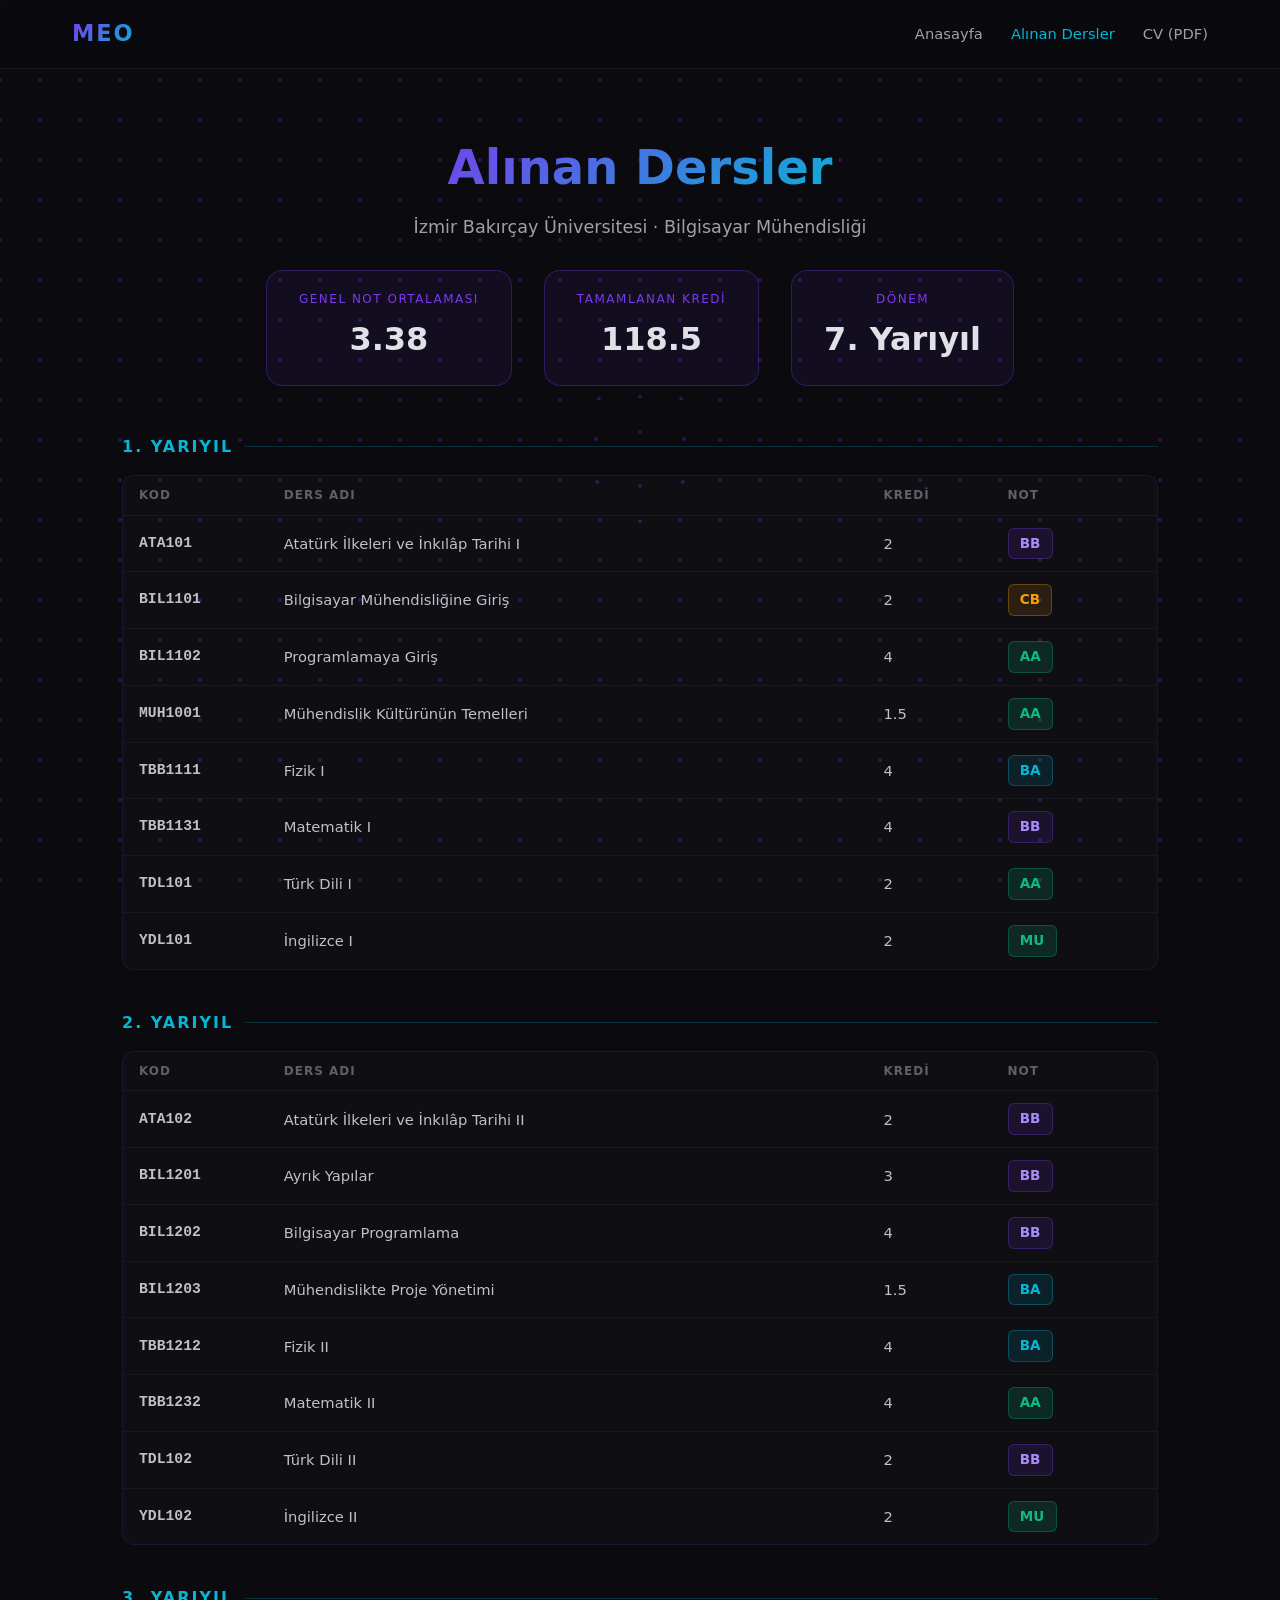
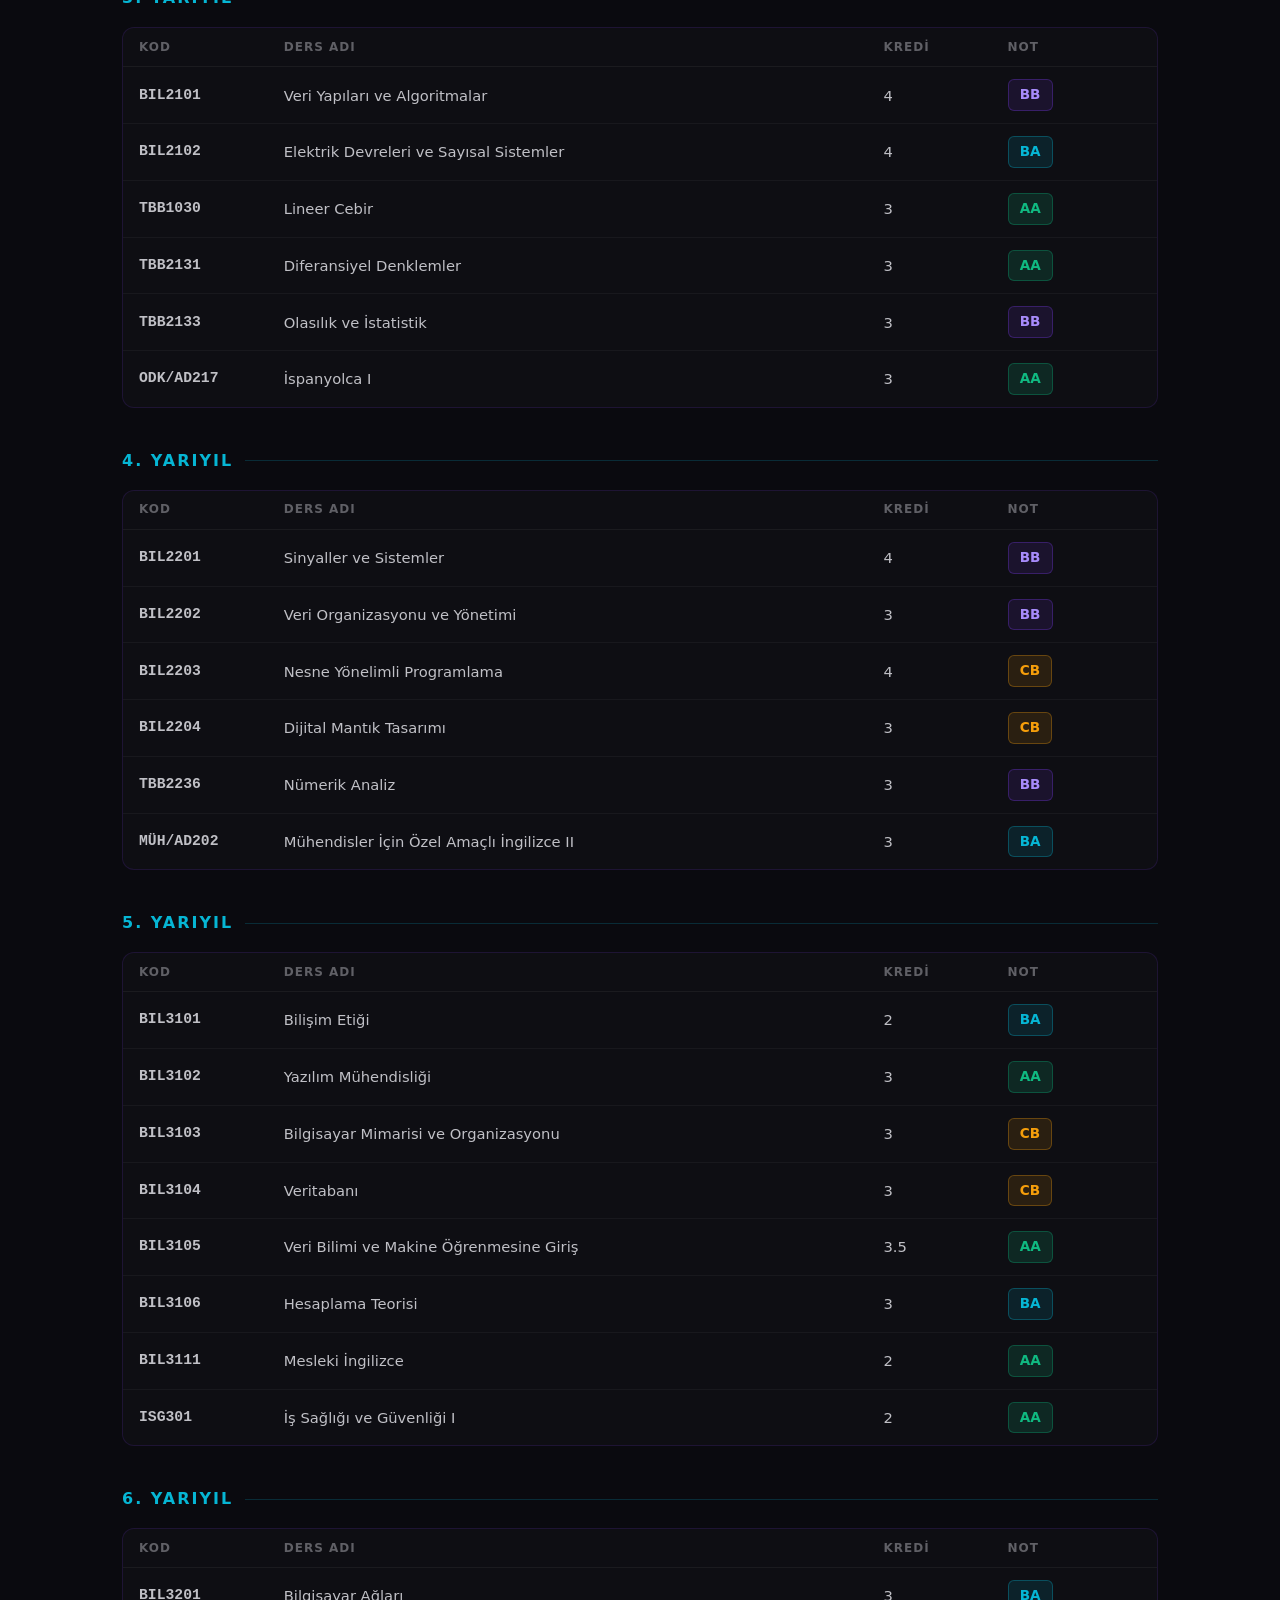
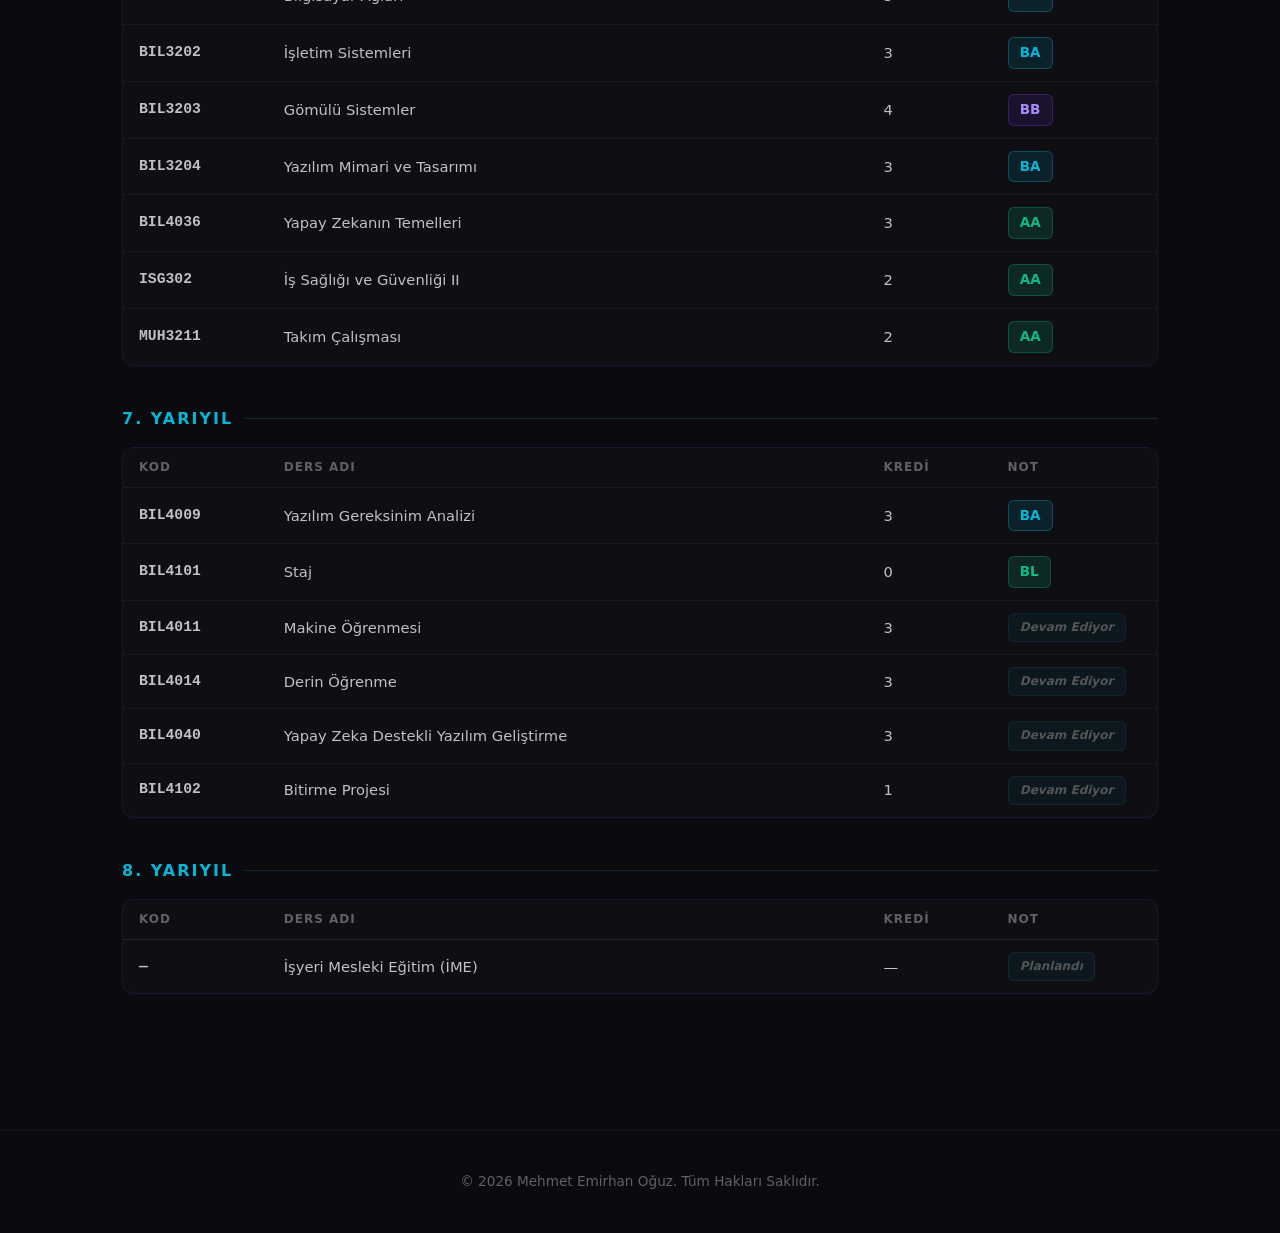
<file: dersler.html>
<!doctype html>
<html lang="tr">
  <head>
    <meta charset="UTF-8" />
    <meta name="viewport" content="width=device-width, initial-scale=1.0" />
    <title>Aldığım Dersler - Mehmet Emirhan Oğuz</title>
    <link rel="stylesheet" href="style.css" />
    <style>
      /* Page Header */
      .page-header {
        min-height: 30vh;
        display: flex;
        align-items: center;
        justify-content: center;
        text-align: center;
        padding-top: 100px;
        position: relative;
        z-index: 1;
      }

      .page-header h1 {
        font-size: 3rem;
        font-weight: bold;
        background: linear-gradient(135deg, #7c3aed, #06b6d4);
        -webkit-background-clip: text;
        -webkit-text-fill-color: transparent;
        background-clip: text;
        margin-bottom: 0.5rem;
      }

      .page-header p {
        color: #a0a0a6;
        font-size: 1.1rem;
      }

      /* GNO Badge */
      .gno-banner {
        display: flex;
        justify-content: center;
        gap: 2rem;
        flex-wrap: wrap;
        margin-bottom: 3rem;
        position: relative;
        z-index: 1;
      }

      .gno-card {
        background: rgba(124, 58, 237, 0.08);
        border: 1px solid rgba(124, 58, 237, 0.3);
        border-radius: 16px;
        padding: 1.2rem 2rem;
        text-align: center;
      }

      .gno-card .gno-label {
        font-size: 0.75rem;
        text-transform: uppercase;
        letter-spacing: 1.5px;
        color: #7c3aed;
        margin-bottom: 0.3rem;
      }

      .gno-card .gno-value {
        font-size: 2rem;
        font-weight: bold;
        color: #e0e0e6;
      }

      /* Courses Section */
      .courses-section {
        padding: 0 2rem 6rem;
        position: relative;
        z-index: 1;
        max-width: 1100px;
        margin: 0 auto;
      }

      /* Semester Block */
      .semester-block {
        margin-bottom: 2.5rem;
      }

      .semester-title {
        font-size: 1rem;
        font-weight: 700;
        text-transform: uppercase;
        letter-spacing: 2px;
        color: #06b6d4;
        margin-bottom: 1rem;
        display: flex;
        align-items: center;
        gap: 0.75rem;
      }

      .semester-title::after {
        content: "";
        flex: 1;
        height: 1px;
        background: rgba(6, 182, 212, 0.2);
      }

      /* Course Table */
      .course-table {
        width: 100%;
        border-collapse: collapse;
        table-layout: fixed;
      }

      .course-table th {
        text-align: left;
        font-size: 0.75rem;
        text-transform: uppercase;
        letter-spacing: 1px;
        color: #606066;
        padding: 0.6rem 1rem;
        border-bottom: 1px solid rgba(255, 255, 255, 0.05);
      }

      .course-table th:nth-child(1),
      .course-table td:nth-child(1) {
        width: 14%;
      }

      .course-table th:nth-child(2),
      .course-table td:nth-child(2) {
        width: 58%;
      }

      .course-table th:nth-child(3),
      .course-table td:nth-child(3) {
        width: 12%;
      }

      .course-table th:nth-child(4),
      .course-table td:nth-child(4) {
        width: 16%;
      }

      .course-table td {
        padding: 0.75rem 1rem;
        font-size: 0.92rem;
        color: #c0c0c6;
        border-bottom: 1px solid rgba(255, 255, 255, 0.04);
        vertical-align: middle;
      }

      .course-table tr:last-child td {
        border-bottom: none;
      }

      .course-table tbody tr {
        transition: background 0.2s ease;
      }

      .course-table tbody tr:hover {
        background: rgba(124, 58, 237, 0.06);
      }

      .course-code {
        font-family: "Courier New", monospace;
        font-size: 0.8rem;
        color: #7c3aed;
        font-weight: 600;
      }

      /* Grade Badges */
      .grade {
        display: inline-block;
        padding: 0.25rem 0.7rem;
        border-radius: 6px;
        font-weight: 700;
        font-size: 0.85rem;
      }

      .grade-AA {
        background: rgba(16, 185, 129, 0.15);
        color: #10b981;
        border: 1px solid rgba(16, 185, 129, 0.3);
      }
      .grade-BA {
        background: rgba(6, 182, 212, 0.12);
        color: #06b6d4;
        border: 1px solid rgba(6, 182, 212, 0.3);
      }
      .grade-BB {
        background: rgba(124, 58, 237, 0.12);
        color: #a78bfa;
        border: 1px solid rgba(124, 58, 237, 0.3);
      }
      .grade-CB {
        background: rgba(245, 158, 11, 0.12);
        color: #f59e0b;
        border: 1px solid rgba(245, 158, 11, 0.3);
      }
      .grade-MU {
        background: rgba(16, 185, 129, 0.15);
        color: #10b981;
        border: 1px solid rgba(16, 185, 129, 0.3);
      }
      .grade-ongoing {
        background: rgba(6, 182, 212, 0.06);
        color: #555;
        border: 1px solid rgba(6, 182, 212, 0.1);
        font-style: italic;
        font-size: 0.75rem;
      }

      /* Semester card wrapper */
      .semester-card {
        background: rgba(255, 255, 255, 0.02);
        border: 1px solid rgba(124, 58, 237, 0.15);
        border-radius: 12px;
        overflow: hidden;
      }

      .back-link {
        display: inline-flex;
        align-items: center;
        gap: 0.5rem;
        color: #7c3aed;
        text-decoration: none;
        font-size: 0.9rem;
        font-weight: 600;
        margin-bottom: 2rem;
        transition: color 0.2s;
        position: relative;
        z-index: 1;
        padding: 0 2rem;
        margin-top: 1rem;
      }

      .back-link:hover {
        color: #a78bfa;
      }
    </style>
  </head>
  <body>
    <canvas id="dot-canvas"></canvas>
    <div id="particles-container"></div>

    <!-- Navigation -->
    <nav class="navbar">
      <div class="navbar-content">
        <div class="logo">MEO</div>
        <ul class="nav-links">
          <li><a href="index.html">Anasayfa</a></li>
          <li>
            <a href="dersler.html" style="color: #06b6d4">Alınan Dersler</a>
          </li>
          <li><a href="emirhan_oguz_cv.pdf" target="_blank">CV (PDF)</a></li>
        </ul>
      </div>
    </nav>

    <!-- Page Header -->
    <div class="page-header">
      <div>
        <h1>Alınan Dersler</h1>
        <p>İzmir Bakırçay Üniversitesi · Bilgisayar Mühendisliği</p>
      </div>
    </div>

    <!-- GNO Kartları -->
    <div class="gno-banner">
      <div class="gno-card">
        <div class="gno-label">Genel Not Ortalaması</div>
        <div class="gno-value">3.38</div>
      </div>
      <div class="gno-card">
        <div class="gno-label">Tamamlanan Kredi</div>
        <div class="gno-value">118.5</div>
      </div>
      <div class="gno-card">
        <div class="gno-label">Dönem</div>
        <div class="gno-value">7. Yarıyıl</div>
      </div>
    </div>

    <!-- Courses -->
    <div class="courses-section">
      <!-- 1. Yarıyıl -->
      <div class="semester-block">
        <div class="semester-title">1. Yarıyıl</div>
        <div class="semester-card">
          <table class="course-table">
            <thead>
              <tr>
                <th>Kod</th>
                <th>Ders Adı</th>
                <th>Kredi</th>
                <th>Not</th>
              </tr>
            </thead>
            <tbody>
              <tr>
                <td class="course-code">ATA101</td>
                <td>Atatürk İlkeleri ve İnkılâp Tarihi I</td>
                <td>2</td>
                <td><span class="grade grade-BB">BB</span></td>
              </tr>
              <tr>
                <td class="course-code">BIL1101</td>
                <td>Bilgisayar Mühendisliğine Giriş</td>
                <td>2</td>
                <td><span class="grade grade-CB">CB</span></td>
              </tr>
              <tr>
                <td class="course-code">BIL1102</td>
                <td>Programlamaya Giriş</td>
                <td>4</td>
                <td><span class="grade grade-AA">AA</span></td>
              </tr>
              <tr>
                <td class="course-code">MUH1001</td>
                <td>Mühendislik Kültürünün Temelleri</td>
                <td>1.5</td>
                <td><span class="grade grade-AA">AA</span></td>
              </tr>
              <tr>
                <td class="course-code">TBB1111</td>
                <td>Fizik I</td>
                <td>4</td>
                <td><span class="grade grade-BA">BA</span></td>
              </tr>
              <tr>
                <td class="course-code">TBB1131</td>
                <td>Matematik I</td>
                <td>4</td>
                <td><span class="grade grade-BB">BB</span></td>
              </tr>
              <tr>
                <td class="course-code">TDL101</td>
                <td>Türk Dili I</td>
                <td>2</td>
                <td><span class="grade grade-AA">AA</span></td>
              </tr>
              <tr>
                <td class="course-code">YDL101</td>
                <td>İngilizce I</td>
                <td>2</td>
                <td><span class="grade grade-MU">MU</span></td>
              </tr>
            </tbody>
          </table>
        </div>
      </div>

      <!-- 2. Yarıyıl -->
      <div class="semester-block">
        <div class="semester-title">2. Yarıyıl</div>
        <div class="semester-card">
          <table class="course-table">
            <thead>
              <tr>
                <th>Kod</th>
                <th>Ders Adı</th>
                <th>Kredi</th>
                <th>Not</th>
              </tr>
            </thead>
            <tbody>
              <tr>
                <td class="course-code">ATA102</td>
                <td>Atatürk İlkeleri ve İnkılâp Tarihi II</td>
                <td>2</td>
                <td><span class="grade grade-BB">BB</span></td>
              </tr>
              <tr>
                <td class="course-code">BIL1201</td>
                <td>Ayrık Yapılar</td>
                <td>3</td>
                <td><span class="grade grade-BB">BB</span></td>
              </tr>
              <tr>
                <td class="course-code">BIL1202</td>
                <td>Bilgisayar Programlama</td>
                <td>4</td>
                <td><span class="grade grade-BB">BB</span></td>
              </tr>
              <tr>
                <td class="course-code">BIL1203</td>
                <td>Mühendislikte Proje Yönetimi</td>
                <td>1.5</td>
                <td><span class="grade grade-BA">BA</span></td>
              </tr>
              <tr>
                <td class="course-code">TBB1212</td>
                <td>Fizik II</td>
                <td>4</td>
                <td><span class="grade grade-BA">BA</span></td>
              </tr>
              <tr>
                <td class="course-code">TBB1232</td>
                <td>Matematik II</td>
                <td>4</td>
                <td><span class="grade grade-AA">AA</span></td>
              </tr>
              <tr>
                <td class="course-code">TDL102</td>
                <td>Türk Dili II</td>
                <td>2</td>
                <td><span class="grade grade-BB">BB</span></td>
              </tr>
              <tr>
                <td class="course-code">YDL102</td>
                <td>İngilizce II</td>
                <td>2</td>
                <td><span class="grade grade-MU">MU</span></td>
              </tr>
            </tbody>
          </table>
        </div>
      </div>

      <!-- 3. Yarıyıl -->
      <div class="semester-block">
        <div class="semester-title">3. Yarıyıl</div>
        <div class="semester-card">
          <table class="course-table">
            <thead>
              <tr>
                <th>Kod</th>
                <th>Ders Adı</th>
                <th>Kredi</th>
                <th>Not</th>
              </tr>
            </thead>
            <tbody>
              <tr>
                <td class="course-code">BIL2101</td>
                <td>Veri Yapıları ve Algoritmalar</td>
                <td>4</td>
                <td><span class="grade grade-BB">BB</span></td>
              </tr>
              <tr>
                <td class="course-code">BIL2102</td>
                <td>Elektrik Devreleri ve Sayısal Sistemler</td>
                <td>4</td>
                <td><span class="grade grade-BA">BA</span></td>
              </tr>
              <tr>
                <td class="course-code">TBB1030</td>
                <td>Lineer Cebir</td>
                <td>3</td>
                <td><span class="grade grade-AA">AA</span></td>
              </tr>
              <tr>
                <td class="course-code">TBB2131</td>
                <td>Diferansiyel Denklemler</td>
                <td>3</td>
                <td><span class="grade grade-AA">AA</span></td>
              </tr>
              <tr>
                <td class="course-code">TBB2133</td>
                <td>Olasılık ve İstatistik</td>
                <td>3</td>
                <td><span class="grade grade-BB">BB</span></td>
              </tr>
              <tr>
                <td class="course-code">ODK/AD217</td>
                <td>İspanyolca I</td>
                <td>3</td>
                <td><span class="grade grade-AA">AA</span></td>
              </tr>
            </tbody>
          </table>
        </div>
      </div>

      <!-- 4. Yarıyıl -->
      <div class="semester-block">
        <div class="semester-title">4. Yarıyıl</div>
        <div class="semester-card">
          <table class="course-table">
            <thead>
              <tr>
                <th>Kod</th>
                <th>Ders Adı</th>
                <th>Kredi</th>
                <th>Not</th>
              </tr>
            </thead>
            <tbody>
              <tr>
                <td class="course-code">BIL2201</td>
                <td>Sinyaller ve Sistemler</td>
                <td>4</td>
                <td><span class="grade grade-BB">BB</span></td>
              </tr>
              <tr>
                <td class="course-code">BIL2202</td>
                <td>Veri Organizasyonu ve Yönetimi</td>
                <td>3</td>
                <td><span class="grade grade-BB">BB</span></td>
              </tr>
              <tr>
                <td class="course-code">BIL2203</td>
                <td>Nesne Yönelimli Programlama</td>
                <td>4</td>
                <td><span class="grade grade-CB">CB</span></td>
              </tr>
              <tr>
                <td class="course-code">BIL2204</td>
                <td>Dijital Mantık Tasarımı</td>
                <td>3</td>
                <td><span class="grade grade-CB">CB</span></td>
              </tr>
              <tr>
                <td class="course-code">TBB2236</td>
                <td>Nümerik Analiz</td>
                <td>3</td>
                <td><span class="grade grade-BB">BB</span></td>
              </tr>
              <tr>
                <td class="course-code">MÜH/AD202</td>
                <td>Mühendisler İçin Özel Amaçlı İngilizce II</td>
                <td>3</td>
                <td><span class="grade grade-BA">BA</span></td>
              </tr>
            </tbody>
          </table>
        </div>
      </div>

      <!-- 5. Yarıyıl -->
      <div class="semester-block">
        <div class="semester-title">5. Yarıyıl</div>
        <div class="semester-card">
          <table class="course-table">
            <thead>
              <tr>
                <th>Kod</th>
                <th>Ders Adı</th>
                <th>Kredi</th>
                <th>Not</th>
              </tr>
            </thead>
            <tbody>
              <tr>
                <td class="course-code">BIL3101</td>
                <td>Bilişim Etiği</td>
                <td>2</td>
                <td><span class="grade grade-BA">BA</span></td>
              </tr>
              <tr>
                <td class="course-code">BIL3102</td>
                <td>Yazılım Mühendisliği</td>
                <td>3</td>
                <td><span class="grade grade-AA">AA</span></td>
              </tr>
              <tr>
                <td class="course-code">BIL3103</td>
                <td>Bilgisayar Mimarisi ve Organizasyonu</td>
                <td>3</td>
                <td><span class="grade grade-CB">CB</span></td>
              </tr>
              <tr>
                <td class="course-code">BIL3104</td>
                <td>Veritabanı</td>
                <td>3</td>
                <td><span class="grade grade-CB">CB</span></td>
              </tr>
              <tr>
                <td class="course-code">BIL3105</td>
                <td>Veri Bilimi ve Makine Öğrenmesine Giriş</td>
                <td>3.5</td>
                <td><span class="grade grade-AA">AA</span></td>
              </tr>
              <tr>
                <td class="course-code">BIL3106</td>
                <td>Hesaplama Teorisi</td>
                <td>3</td>
                <td><span class="grade grade-BA">BA</span></td>
              </tr>
              <tr>
                <td class="course-code">BIL3111</td>
                <td>Mesleki İngilizce</td>
                <td>2</td>
                <td><span class="grade grade-AA">AA</span></td>
              </tr>
              <tr>
                <td class="course-code">ISG301</td>
                <td>İş Sağlığı ve Güvenliği I</td>
                <td>2</td>
                <td><span class="grade grade-AA">AA</span></td>
              </tr>
            </tbody>
          </table>
        </div>
      </div>

      <!-- 6. Yarıyıl -->
      <div class="semester-block">
        <div class="semester-title">6. Yarıyıl</div>
        <div class="semester-card">
          <table class="course-table">
            <thead>
              <tr>
                <th>Kod</th>
                <th>Ders Adı</th>
                <th>Kredi</th>
                <th>Not</th>
              </tr>
            </thead>
            <tbody>
              <tr>
                <td class="course-code">BIL3201</td>
                <td>Bilgisayar Ağları</td>
                <td>3</td>
                <td><span class="grade grade-BA">BA</span></td>
              </tr>
              <tr>
                <td class="course-code">BIL3202</td>
                <td>İşletim Sistemleri</td>
                <td>3</td>
                <td><span class="grade grade-BA">BA</span></td>
              </tr>
              <tr>
                <td class="course-code">BIL3203</td>
                <td>Gömülü Sistemler</td>
                <td>4</td>
                <td><span class="grade grade-BB">BB</span></td>
              </tr>
              <tr>
                <td class="course-code">BIL3204</td>
                <td>Yazılım Mimari ve Tasarımı</td>
                <td>3</td>
                <td><span class="grade grade-BA">BA</span></td>
              </tr>
              <tr>
                <td class="course-code">BIL4036</td>
                <td>Yapay Zekanın Temelleri</td>
                <td>3</td>
                <td><span class="grade grade-AA">AA</span></td>
              </tr>
              <tr>
                <td class="course-code">ISG302</td>
                <td>İş Sağlığı ve Güvenliği II</td>
                <td>2</td>
                <td><span class="grade grade-AA">AA</span></td>
              </tr>
              <tr>
                <td class="course-code">MUH3211</td>
                <td>Takım Çalışması</td>
                <td>2</td>
                <td><span class="grade grade-AA">AA</span></td>
              </tr>
            </tbody>
          </table>
        </div>
      </div>

      <!-- 7. Yarıyıl -->
      <div class="semester-block">
        <div class="semester-title">7. Yarıyıl</div>
        <div class="semester-card">
          <table class="course-table">
            <thead>
              <tr>
                <th>Kod</th>
                <th>Ders Adı</th>
                <th>Kredi</th>
                <th>Not</th>
              </tr>
            </thead>
            <tbody>
              <tr>
                <td class="course-code">BIL4009</td>
                <td>Yazılım Gereksinim Analizi</td>
                <td>3</td>
                <td><span class="grade grade-BA">BA</span></td>
              </tr>
              <tr>
                <td class="course-code">BIL4101</td>
                <td>Staj</td>
                <td>0</td>
                <td><span class="grade grade-AA">BL</span></td>
              </tr>
              <tr>
                <td class="course-code">BIL4011</td>
                <td>Makine Öğrenmesi</td>
                <td>3</td>
                <td><span class="grade grade-ongoing">Devam Ediyor</span></td>
              </tr>
              <tr>
                <td class="course-code">BIL4014</td>
                <td>Derin Öğrenme</td>
                <td>3</td>
                <td><span class="grade grade-ongoing">Devam Ediyor</span></td>
              </tr>
              <tr>
                <td class="course-code">BIL4040</td>
                <td>Yapay Zeka Destekli Yazılım Geliştirme</td>
                <td>3</td>
                <td><span class="grade grade-ongoing">Devam Ediyor</span></td>
              </tr>
              <tr>
                <td class="course-code">BIL4102</td>
                <td>Bitirme Projesi</td>
                <td>1</td>
                <td><span class="grade grade-ongoing">Devam Ediyor</span></td>
              </tr>
            </tbody>
          </table>
        </div>
      </div>

      <!-- 8. Yarıyıl -->
      <div class="semester-block">
        <div class="semester-title">8. Yarıyıl</div>
        <div class="semester-card">
          <table class="course-table">
            <thead>
              <tr>
                <th>Kod</th>
                <th>Ders Adı</th>
                <th>Kredi</th>
                <th>Not</th>
              </tr>
            </thead>
            <tbody>
              <tr>
                <td class="course-code">—</td>
                <td>İşyeri Mesleki Eğitim (İME)</td>
                <td>—</td>
                <td><span class="grade grade-ongoing">Planlandı</span></td>
              </tr>
            </tbody>
          </table>
        </div>
      </div>
    </div>

    <!-- Footer -->
    <footer class="footer">
      <p>&copy; 2026 Mehmet Emirhan Oğuz. Tüm Hakları Saklıdır.</p>
    </footer>

    <script src="script.js"></script>
  </body>
</html>
</file>
<file: style.css>
/* ============================================================
   Mehmet Emirhan Oğuz — Portfolyo
   Koyu tema · Mor (#7c3aed) + Camgöbeği (#06b6d4) vurgu
   ============================================================ */

:root {
  --bg: #0a0a0f;
  --bg-soft: rgba(255, 255, 255, 0.02);
  --surface: rgba(255, 255, 255, 0.03);
  --border: rgba(124, 58, 237, 0.18);
  --border-strong: rgba(124, 58, 237, 0.35);
  --violet: #7c3aed;
  --violet-soft: #a78bfa;
  --cyan: #06b6d4;
  --text: #e0e0e6;
  --text-muted: #a0a0a6;
  --text-dim: #606066;
  --green: #10b981;
  --amber: #f59e0b;
  --radius: 16px;
  --font: "Segoe UI", system-ui, -apple-system, sans-serif;
}

* {
  margin: 0;
  padding: 0;
  box-sizing: border-box;
}

html {
  scroll-behavior: smooth;
}

body {
  font-family: var(--font);
  background: var(--bg);
  color: var(--text);
  line-height: 1.6;
  overflow-x: hidden;
}

/* Arka plan katmanları (script.js dolduruyor) */
#dot-canvas {
  position: fixed;
  inset: 0;
  z-index: 0;
  pointer-events: none;
}

#particles-container {
  position: fixed;
  inset: 0;
  z-index: 9999;
  pointer-events: none;
  overflow: hidden;
}

.code-particle {
  position: absolute;
  font-family: 'Consolas', 'Courier New', Courier, monospace;
  font-size: 0.95rem;
  font-weight: 700;
  user-select: none;
  pointer-events: none;
  white-space: nowrap;
  animation: codeParticleAnim 1.3s cubic-bezier(0.2, 0.9, 0.3, 1) forwards;
  text-shadow: 0 0 10px rgba(0, 0, 0, 0.9), 0 0 16px currentColor;
}

@keyframes codeParticleAnim {
  0% {
    opacity: 0;
    transform: translate(-50%, -50%) translateY(8px) scale(0.7);
  }
  15% {
    opacity: 1;
    transform: translate(-50%, -50%) translateY(-10px) scale(1.05);
  }
  70% {
    opacity: 0.85;
    transform: translate(-50%, -50%) translateY(-35px) scale(1);
  }
  100% {
    opacity: 0;
    transform: translate(-50%, -50%) translateY(-60px) scale(0.9);
  }
}

section,
footer,
.page-header,
.gno-banner,
.courses-section {
  position: relative;
  z-index: 1;
}

/* ---------------- Navbar ---------------- */
.navbar {
  position: fixed;
  top: 0;
  left: 0;
  right: 0;
  z-index: 100;
  background: rgba(10, 10, 15, 0.85);
  backdrop-filter: blur(12px);
  border-bottom: 1px solid rgba(255, 255, 255, 0.06);
}

.navbar-content {
  max-width: 1200px;
  margin: 0 auto;
  padding: 1rem 2rem;
  display: flex;
  align-items: center;
  justify-content: space-between;
}

.logo {
  font-size: 1.4rem;
  font-weight: 800;
  letter-spacing: 2px;
  background: linear-gradient(135deg, var(--violet), var(--cyan));
  -webkit-background-clip: text;
  -webkit-text-fill-color: transparent;
  background-clip: text;
}

.nav-links {
  display: flex;
  list-style: none;
  gap: 1.75rem;
}

.nav-links a {
  color: var(--text-muted);
  text-decoration: none;
  font-size: 0.92rem;
  font-weight: 500;
  transition: color 0.2s ease;
}

.nav-links a:hover {
  color: var(--cyan);
}

/* ---------------- Ortak yapı ---------------- */
.container {
  max-width: 1200px;
  margin: 0 auto;
  padding: 0 2rem;
}

section {
  padding: 6rem 0;
}

section h2 {
  font-size: 2.2rem;
  margin-bottom: 2.5rem;
  background: linear-gradient(135deg, var(--violet), var(--cyan));
  -webkit-background-clip: text;
  -webkit-text-fill-color: transparent;
  background-clip: text;
}

.section-sub {
  color: var(--text-muted);
  margin-top: -1.75rem;
  margin-bottom: 2rem;
  font-size: 0.98rem;
}

/* ---------------- Hero ---------------- */
.hero {
  min-height: 100vh;
  display: flex;
  align-items: center;
  justify-content: center;
  text-align: center;
  padding-top: 80px;
}

.hero-content {
  max-width: 720px;
  padding: 0 2rem;
}

.profile-pic {
  width: 160px;
  height: 160px;
  border-radius: 50%;
  margin: 0 auto 2rem;
  padding: 3px;
  background: linear-gradient(135deg, var(--violet), var(--cyan));
  box-shadow: 0 0 60px rgba(124, 58, 237, 0.35);
}

.hero-title {
  font-size: 2.8rem;
  font-weight: 800;
  margin-bottom: 1rem;
  line-height: 1.25;
}

.highlight {
  background: linear-gradient(135deg, var(--violet), var(--cyan));
  -webkit-background-clip: text;
  -webkit-text-fill-color: transparent;
  background-clip: text;
}

.hero-subtitle {
  font-size: 1.15rem;
  color: var(--text-muted);
  margin-bottom: 2.25rem;
}

.hero-actions {
  display: flex;
  gap: 1.25rem;
  justify-content: center;
  align-items: center;
  flex-wrap: wrap;
}

.cta-button {
  display: inline-flex;
  align-items: center;
  gap: 0.5rem;
  padding: 0.9rem 2.2rem;
  border-radius: 50px;
  background: linear-gradient(135deg, var(--violet), var(--cyan));
  color: #fff;
  text-decoration: none;
  font-weight: 700;
  font-size: 1rem;
  transition: transform 0.2s ease, box-shadow 0.2s ease;
}

.cta-button:hover {
  transform: translateY(-2px);
  box-shadow: 0 10px 30px rgba(124, 58, 237, 0.4);
}

.cta-button.secondary {
  background: rgba(255, 255, 255, 0.04);
  border: 1px solid var(--border-strong);
  color: var(--text);
  box-shadow: none;
}

.cta-button.secondary:hover {
  background: rgba(124, 58, 237, 0.15);
  border-color: var(--violet);
  box-shadow: 0 10px 30px rgba(124, 58, 237, 0.2);
}

/* ---------------- Hakkımda ---------------- */
.about-text {
  font-size: 1.05rem;
  color: var(--text-muted);
  max-width: 780px;
  margin-bottom: 3rem;
}

/* Yetenekler */
.skills-title {
  font-size: 1.2rem;
  color: var(--text);
  margin-bottom: 1.5rem;
}

.skills-grid {
  display: grid;
  grid-template-columns: repeat(auto-fit, minmax(260px, 1fr));
  gap: 1.5rem;
}

.skill-category {
  background: var(--surface);
  border: 1px solid var(--border);
  border-radius: var(--radius);
  padding: 1.5rem;
  transition: border-color 0.2s ease;
}

.skill-category:hover {
  border-color: var(--border-strong);
}

.skill-category h4 {
  font-size: 0.8rem;
  text-transform: uppercase;
  letter-spacing: 1.5px;
  color: var(--cyan);
  margin-bottom: 1rem;
}

.skill-tags {
  display: flex;
  flex-wrap: wrap;
  gap: 0.5rem;
}

.skill-tag {
  padding: 0.35rem 0.85rem;
  border-radius: 50px;
  background: rgba(124, 58, 237, 0.1);
  border: 1px solid rgba(124, 58, 237, 0.25);
  color: var(--text);
  font-size: 0.82rem;
}

/* ---------------- Proje kartları ---------------- */
.projects-grid {
  display: grid;
  grid-template-columns: repeat(auto-fill, minmax(355px, 1fr));
  gap: 1.5rem;
}

.project-card {
  background: var(--surface);
  border: 1px solid var(--border);
  border-radius: var(--radius);
  padding: 1.45rem 1.35rem;
  display: flex;
  flex-direction: column;
  transition: transform 0.2s ease, border-color 0.2s ease, box-shadow 0.2s ease;
}

.project-card:hover {
  transform: translateY(-4px);
  border-color: var(--border-strong);
  box-shadow: 0 12px 40px rgba(124, 58, 237, 0.18);
}

.card-icon {
  font-size: 2rem;
  margin-bottom: 0.85rem;
}

.project-card h3 {
  font-size: 1.03rem;
  margin-bottom: 0.75rem;
  color: var(--text);
  white-space: nowrap;
  overflow: hidden;
  text-overflow: ellipsis;
  letter-spacing: -0.015em;
}

.project-card p {
  font-size: 0.92rem;
  color: var(--text-muted);
  flex-grow: 1;
  margin-bottom: 1.25rem;
  line-height: 1.55;
}

.card-tags {
  display: flex;
  flex-wrap: wrap;
  gap: 0.4rem;
}

.tag {
  padding: 0.2rem 0.65rem;
  border-radius: 6px;
  background: rgba(6, 182, 212, 0.1);
  border: 1px solid rgba(6, 182, 212, 0.25);
  color: var(--cyan);
  font-size: 0.72rem;
  font-weight: 600;
}

/* Skor / sonuç rozeti */
.score-badge {
  display: inline-flex;
  align-items: center;
  gap: 0.4rem;
  margin-bottom: 0.85rem;
  padding: 0.32rem 0.8rem;
  border-radius: 8px;
  background: rgba(16, 185, 129, 0.12);
  border: 1px solid rgba(16, 185, 129, 0.35);
  color: var(--green);
  font-size: 0.81rem;
  font-weight: 700;
  white-space: nowrap;
  max-width: 100%;
  overflow: hidden;
  text-overflow: ellipsis;
}

.score-badge.violet {
  background: rgba(124, 58, 237, 0.12);
  border-color: rgba(124, 58, 237, 0.35);
  color: var(--violet-soft);
}

/* Canlı link butonu */
.card-link {
  display: inline-flex;
  align-items: center;
  gap: 0.4rem;
  margin-top: 1rem;
  color: var(--cyan);
  text-decoration: none;
  font-size: 0.85rem;
  font-weight: 600;
  transition: color 0.2s ease;
}

.card-link:hover {
  color: var(--violet-soft);
}

/* Erken dönem: kompakt kartlar */
.mini-grid {
  display: grid;
  grid-template-columns: repeat(auto-fill, minmax(230px, 1fr));
  gap: 1rem;
}

.mini-card {
  background: var(--bg-soft);
  border: 1px solid rgba(255, 255, 255, 0.07);
  border-radius: 12px;
  padding: 1.1rem 1.25rem;
  transition: border-color 0.2s ease;
}

.mini-card:hover {
  border-color: var(--border);
}

.mini-card .mini-icon {
  font-size: 1.3rem;
  margin-bottom: 0.5rem;
}

.mini-card h4 {
  font-size: 0.95rem;
  margin-bottom: 0.35rem;
}

.mini-card p {
  font-size: 0.8rem;
  color: var(--text-dim);
}

.mini-card .card-tags {
  margin-top: 0.6rem;
}

/* ---------------- Kaggle bantı ---------------- */
.kaggle-band {
  display: grid;
  grid-template-columns: repeat(auto-fit, minmax(180px, 1fr));
  gap: 1.25rem;
  margin-bottom: 2.5rem;
}

.kaggle-stat {
  background: var(--surface);
  border: 1px solid var(--border);
  border-radius: var(--radius);
  padding: 1.5rem;
  text-align: center;
}

.kaggle-stat .stat-value {
  font-size: 1.6rem;
  font-weight: 800;
  background: linear-gradient(135deg, var(--violet), var(--cyan));
  -webkit-background-clip: text;
  -webkit-text-fill-color: transparent;
  background-clip: text;
}

.kaggle-stat .stat-label {
  font-size: 0.78rem;
  text-transform: uppercase;
  letter-spacing: 1px;
  color: var(--text-muted);
  margin-top: 0.35rem;
}

/* ---------------- Eğitim & Staj ---------------- */
.education-grid {
  display: grid;
  grid-template-columns: repeat(auto-fit, minmax(300px, 1fr));
  gap: 1.5rem;
}

.education-card,
.internship-card {
  background: var(--surface);
  border: 1px solid var(--border);
  border-radius: var(--radius);
  padding: 1.75rem;
}

.education-card {
  display: flex;
  gap: 1.25rem;
  align-items: flex-start;
}

.edu-logo {
  width: 76px;
  height: 76px;
  object-fit: contain;
  background: #fff;
  border-radius: 12px;
  padding: 4px;
  flex-shrink: 0;
}

.edu-school-name {
  font-weight: 700;
  font-size: 1.05rem;
}

.edu-degree,
.edu-date {
  color: var(--text-muted);
  font-size: 0.9rem;
}

.edu-gpa {
  color: var(--green);
  font-weight: 700;
  font-size: 0.9rem;
  margin-top: 0.25rem;
}

.internship-header {
  display: flex;
  justify-content: space-between;
  align-items: flex-start;
  margin-bottom: 1rem;
}

.internship-role {
  font-weight: 700;
  font-size: 1.05rem;
}

.internship-company {
  color: var(--text-muted);
  font-size: 0.9rem;
}

.internship-date {
  color: var(--cyan);
  font-weight: 700;
}

.internship-tags {
  display: flex;
  flex-wrap: wrap;
  gap: 0.4rem;
  margin-bottom: 1rem;
}

.internship-desc {
  color: var(--text-muted);
  font-size: 0.92rem;
}

/* ---------------- Alıntı ---------------- */
.quote-section {
  text-align: center;
  padding: 3rem 2rem;
  position: relative;
  z-index: 1;
}

.quote-text {
  font-size: 1.5rem;
  font-style: italic;
  color: var(--text-muted);
  background: linear-gradient(135deg, var(--violet-soft), var(--cyan));
  -webkit-background-clip: text;
  -webkit-text-fill-color: transparent;
  background-clip: text;
}

/* ---------------- İletişim ---------------- */
.contact-info {
  display: flex;
  flex-wrap: wrap;
  gap: 2rem;
  margin-bottom: 2rem;
}

.contact-detail {
  display: flex;
  align-items: center;
  gap: 0.6rem;
  color: var(--text-muted);
  font-size: 0.95rem;
}

.contact-icon {
  font-size: 1.1rem;
}

.contact-links {
  display: flex;
  flex-wrap: wrap;
  gap: 1rem;
}

.contact-button {
  padding: 0.75rem 1.8rem;
  border-radius: 50px;
  border: 1px solid var(--border-strong);
  color: var(--text);
  text-decoration: none;
  font-weight: 600;
  font-size: 0.92rem;
  transition: background 0.2s ease, transform 0.2s ease;
}

.contact-button:hover {
  background: rgba(124, 58, 237, 0.15);
  transform: translateY(-2px);
}

/* ---------------- Footer ---------------- */
.footer {
  text-align: center;
  padding: 2.5rem 1rem;
  color: var(--text-dim);
  font-size: 0.85rem;
  border-top: 1px solid rgba(255, 255, 255, 0.05);
}

/* ---------------- Responsive ---------------- */
@media (max-width: 768px) {
  .navbar-content {
    padding: 0.85rem 1.25rem;
  }

  .nav-links {
    gap: 1rem;
  }

  .nav-links a {
    font-size: 0.8rem;
  }

  section {
    padding: 4rem 0;
  }

  section h2 {
    font-size: 1.7rem;
  }

  .hero-title {
    font-size: 2rem;
  }

  .hero-subtitle {
    font-size: 1rem;
  }

  .profile-pic {
    width: 130px;
    height: 130px;
  }

  .container {
    padding: 0 1.25rem;
  }

  .education-card {
    flex-direction: column;
  }
}

@media (max-width: 480px) {
  .projects-grid {
    grid-template-columns: 1fr;
  }

  .nav-links {
    gap: 0.7rem;
  }

  .nav-links a {
    font-size: 0.72rem;
  }

  /* Dar ekranda sığmayan "Anasayfa" linkini gizle (logo anasayfaya gider) */
  .nav-links li:nth-child(1) {
    display: none;
  }

  .logo {
    font-size: 1.1rem;
  }
}
</file>
